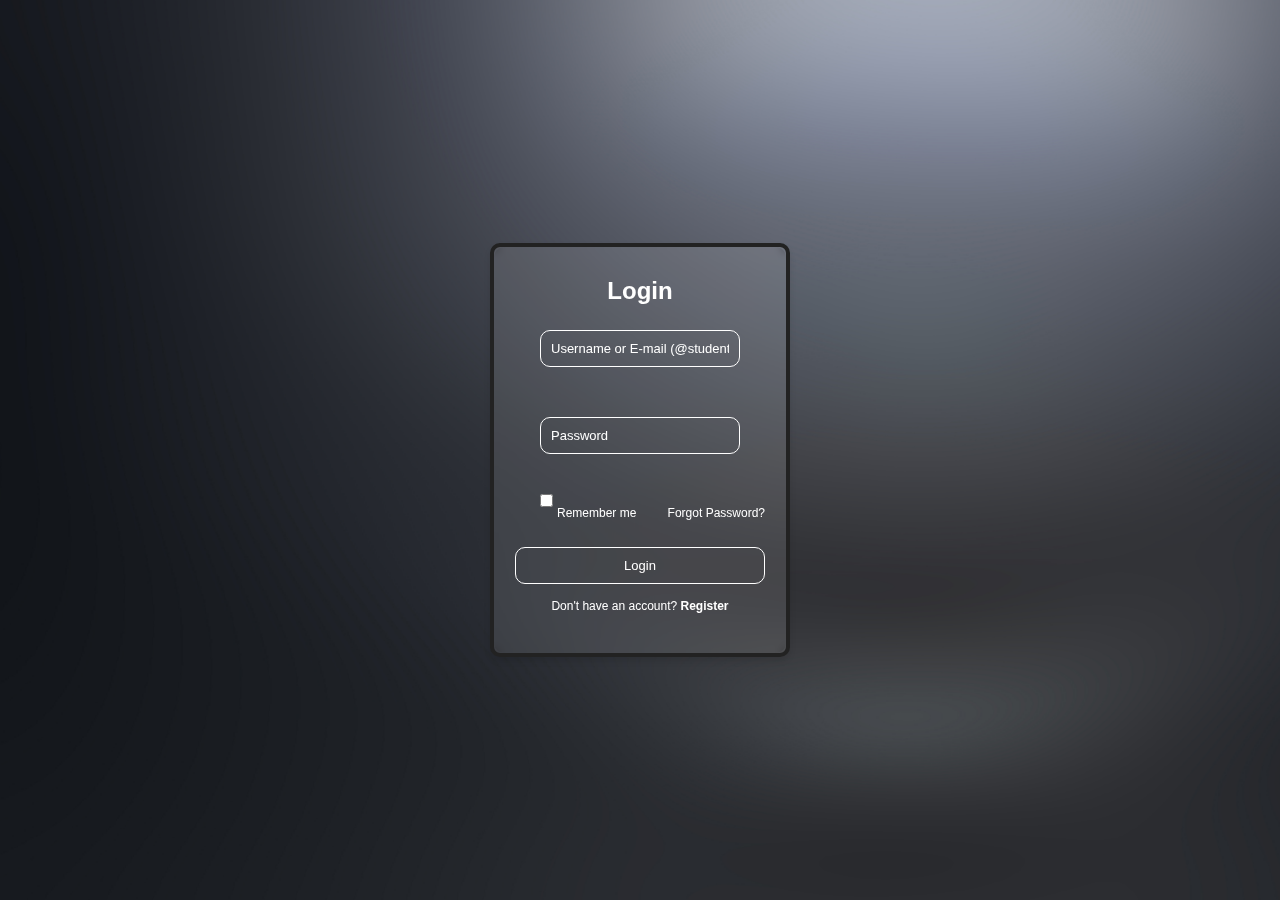
<file: index.html>
<!DOCTYPE html>
<html lang="en">
<head>
<meta charset="UTF-8">
    <meta name="viewport" content="width=device-width, initial-scale=1.0">
    <title>Login/Register</title>
    <link rel="stylesheet" href="style.css">
</head>
<body>
    <div class="glass-container">
        <div class="login-box">
           <h2 id="form-title">Login</h2>
           <!-- Login Form-->
           <form id="login-form" action="#" method="POST">
                <input type="text" id="user" name="user" required placeholder="Username or E-mail (@student.hu.nl)">
                <input type="password" id="password" name="password" required placeholder="Password">
                <div class="options">
                   <input type="checkbox" id="remember" name="remember">
                   <label for="remember">Remember me</label>
                   <a href="#" id="show-forgot">Forgot Password?</a>
                </div>
                <button type="submit">Login</button>
                <p>Don't have an account? <a href="#" id="show-register">Register</a></p>
           </form>
           <!-- Register Form (hidden by default) -->
           <form id="register-form" action="#" method="POST" style="display: none;">
                <input type="text" id="new-user" name="new-user" required placeholder="Username or E-mail (@student.hu.nl)">
                <input type="password" id="new-password" name="new-password" required placeholder="Password">
                <button type="submit">Register</button>
                <p>Already have an account? <a href="#" id="show-login">Login</a></p>

              </form>

           <form id="forgot-form" action="#" method="POST" style="display: none;">
                <input type="text" id="forgot-email" name="forgot-email" required placeholder="E-mail (@student.hu.nl)">
                <button type="submit">Reset Password</button>
                <p>Go back to <a href="#" id="back-to-login">Login</a></p>
       
           </form>
        </div>
    </div>
    <script src="script.js"></script>
</body>
</html>
</file>
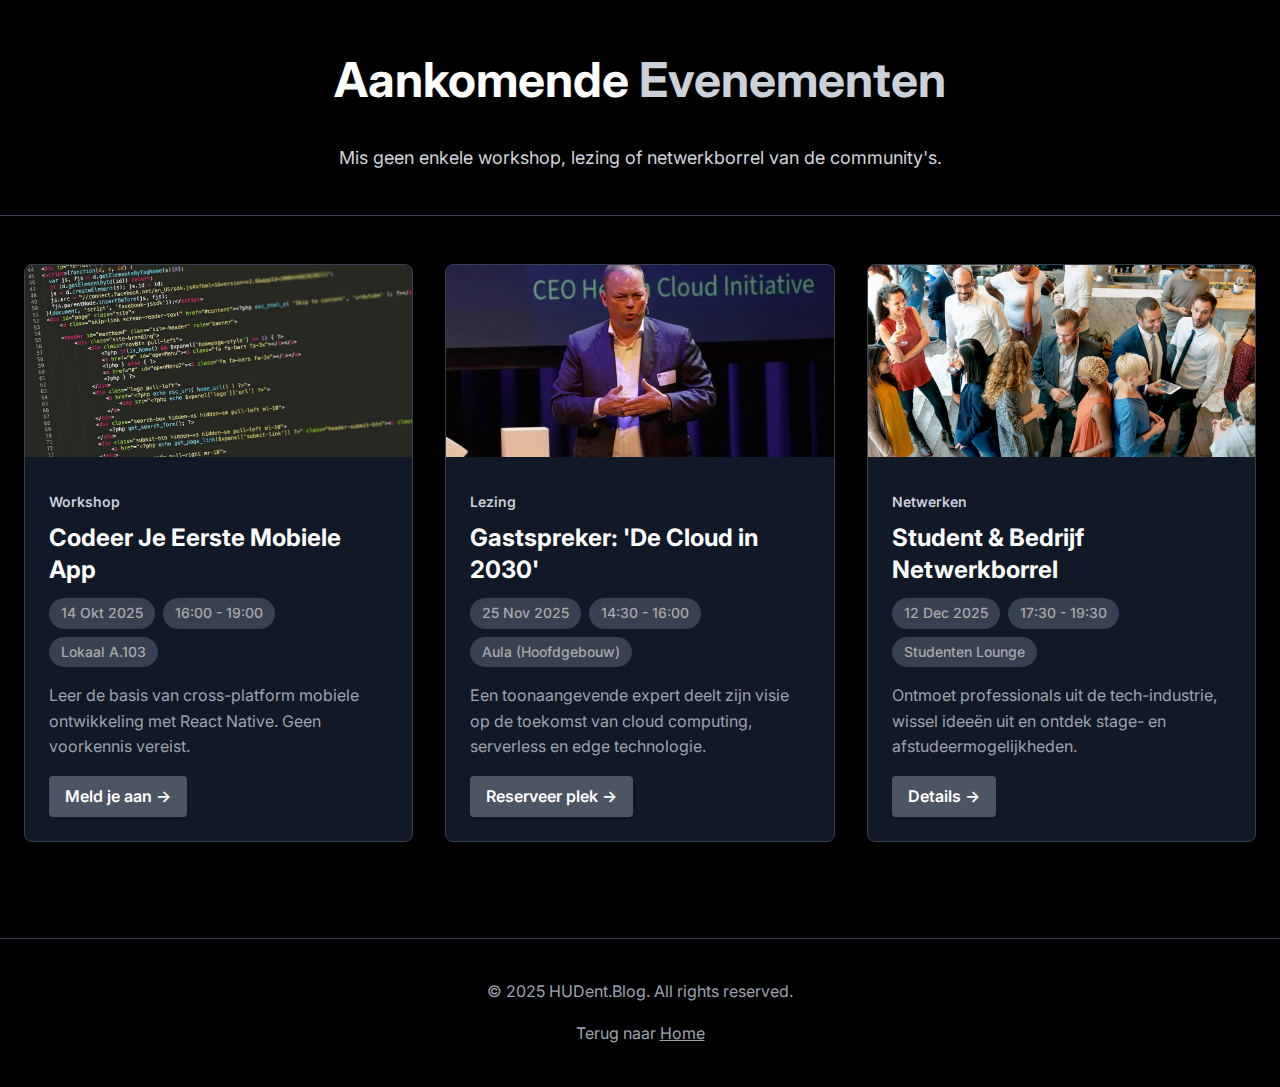
<file: events.html>
<!DOCTYPE html>
<html lang="nl">
<head>
    <meta charset="UTF-8">
    <meta name="viewport" content="width=device-width, initial-scale=1.0">
    <title>Evenementen - HUDent.Blog</title>
    <link rel="preconnect" href="https://fonts.googleapis.com">
    <link rel="preconnect" href="https://fonts.gstatic.com" crossorigin>
    <link href="https://fonts.googleapis.com/css2?family=Inter:wght@400;500;700&display=swap" rel="stylesheet">
    <link rel="stylesheet" href="events.css">
</head>
<body class="antialiased">

    <header class="header">
        <div class="container header-container">
            <h1 class="header-title">Aankomende <span class="accent-gray">Evenementen</span></h1>
            <p class="header-subtitle">Mis geen enkele workshop, lezing of netwerkborrel van de community's.</p>
            <svg class="sun-icon" xmlns="http://www.w3.org/2000/svg" width="24" height="24" viewBox="0 0 24 24" fill="none" stroke="currentColor" stroke-width="2" stroke-linecap="round" stroke-linejoin="round">
            <circle cx="12" cy="12" r="5"></circle>
            <line x1="12" y1="1" x2="12" y2="3"></line>
            <line x1="12" y1="21" x2="12" y2="23"></line>
            <line x1="4.22" y1="4.22" x2="5.64" y2="5.64"></line>
            <line x1="18.36" y1="18.36" x2="19.78" y2="19.78"></line>
            <line x1="1" y1="12" x2="3" y2="12"></line>
            <line x1="21" y1="12" x2="23" y2="12"></line>
            <line x1="4.22" y1="19.78" x2="5.64" y2="18.36"></line>
            <line x1="18.36" y1="5.64" x2="19.78" y2="4.22"></line>
          </svg>
        </div>
    </header>

    <main class="container main-content">
        <section class="article-grid">

            <article class="article-card fade-in-element">
                <img src="code-2434271_1280.jpg" alt="Plaatsvervanger voor een workshop afbeelding" class="card-image">
                <div class="card-content">
                    <span class="card-category accent-gray">Workshop</span>
                    <h2 class="card-title">Codeer Je Eerste Mobiele App</h2>
                    
                    <div class="event-details">
                        <span class="event-info-pill">
                            <i class="icon-calendar"></i> 14 Okt 2025
                        </span>
                        <span class="event-info-pill">
                            <i class="icon-clock"></i> 16:00 - 19:00
                        </span>
                        <span class="event-info-pill">
                            <i class="icon-location"></i> Lokaal A.103
                        </span>
                    </div>

                    <p class="card-text">
                        Leer de basis van cross-platform mobiele ontwikkeling met React Native. Geen voorkennis vereist.
                    </p>
                    <a href="#" class="card-link">
                        Meld je aan &rarr;
                    </a>
                </div>
            </article>

            <article class="article-card fade-in-element">
                <img src="sprekers-ggz-event-prette.jpg.webp" alt="Plaatsvervanger voor een lezing afbeelding" class="card-image">
                <div class="card-content">
                    <span class="card-category accent-gray">Lezing</span>
                    <h2 class="card-title">Gastspreker: 'De Cloud in 2030'</h2>
                    
                    <div class="event-details">
                        <span class="event-info-pill">
                            <i class="icon-calendar"></i> 25 Nov 2025
                        </span>
                        <span class="event-info-pill">
                            <i class="icon-clock"></i> 14:30 - 16:00
                        </span>
                        <span class="event-info-pill">
                            <i class="icon-location"></i> Aula (Hoofdgebouw)
                        </span>
                    </div>
                    
                    <p class="card-text">
                        Een toonaangevende expert deelt zijn visie op de toekomst van cloud computing, serverless en edge technologie.
                    </p>
                    <a href="#" class="card-link">
                        Reserveer plek &rarr;
                    </a>
                </div>
            </article>

            <article class="article-card fade-in-element">
                <img src="Hoe-haal-ik-het-maximale-uit-een-netwerkborrel.jpg" alt=" voor een netwerkborrel afbeelding" class="card-image">
                <div class="card-content">
                    <span class="card-category accent-gray">Netwerken</span>
                    <h2 class="card-title">Student & Bedrijf Netwerkborrel</h2>
                    
                    <div class="event-details">
                        <span class="event-info-pill">
                            <i class="icon-calendar"></i> 12 Dec 2025
                        </span>
                        <span class="event-info-pill">
                            <i class="icon-clock"></i> 17:30 - 19:30
                        </span>
                        <span class="event-info-pill">
                            <i class="icon-location"></i> Studenten Lounge
                        </span>
                    </div>
                    
                    <p class="card-text">
                        Ontmoet professionals uit de tech-industrie, wissel ideeën uit en ontdek stage- en afstudeermogelijkheden.
                    </p>
                    <a href="#" class="card-link">
                        Details &rarr;
                    </a>
                </div>
            </article>

        </section>
    </main>

    <footer class="footer">
        <div class="container footer-container">
            <p>&copy; 2025 HUDent.Blog. All rights reserved.</p>
            <p class="footer-link-container">Terug naar <a href="./" class="footer-link">Home</a></p>
        </div>
    </footer>

<script src="events.js" defer></script>
</body>
</html>
</file>
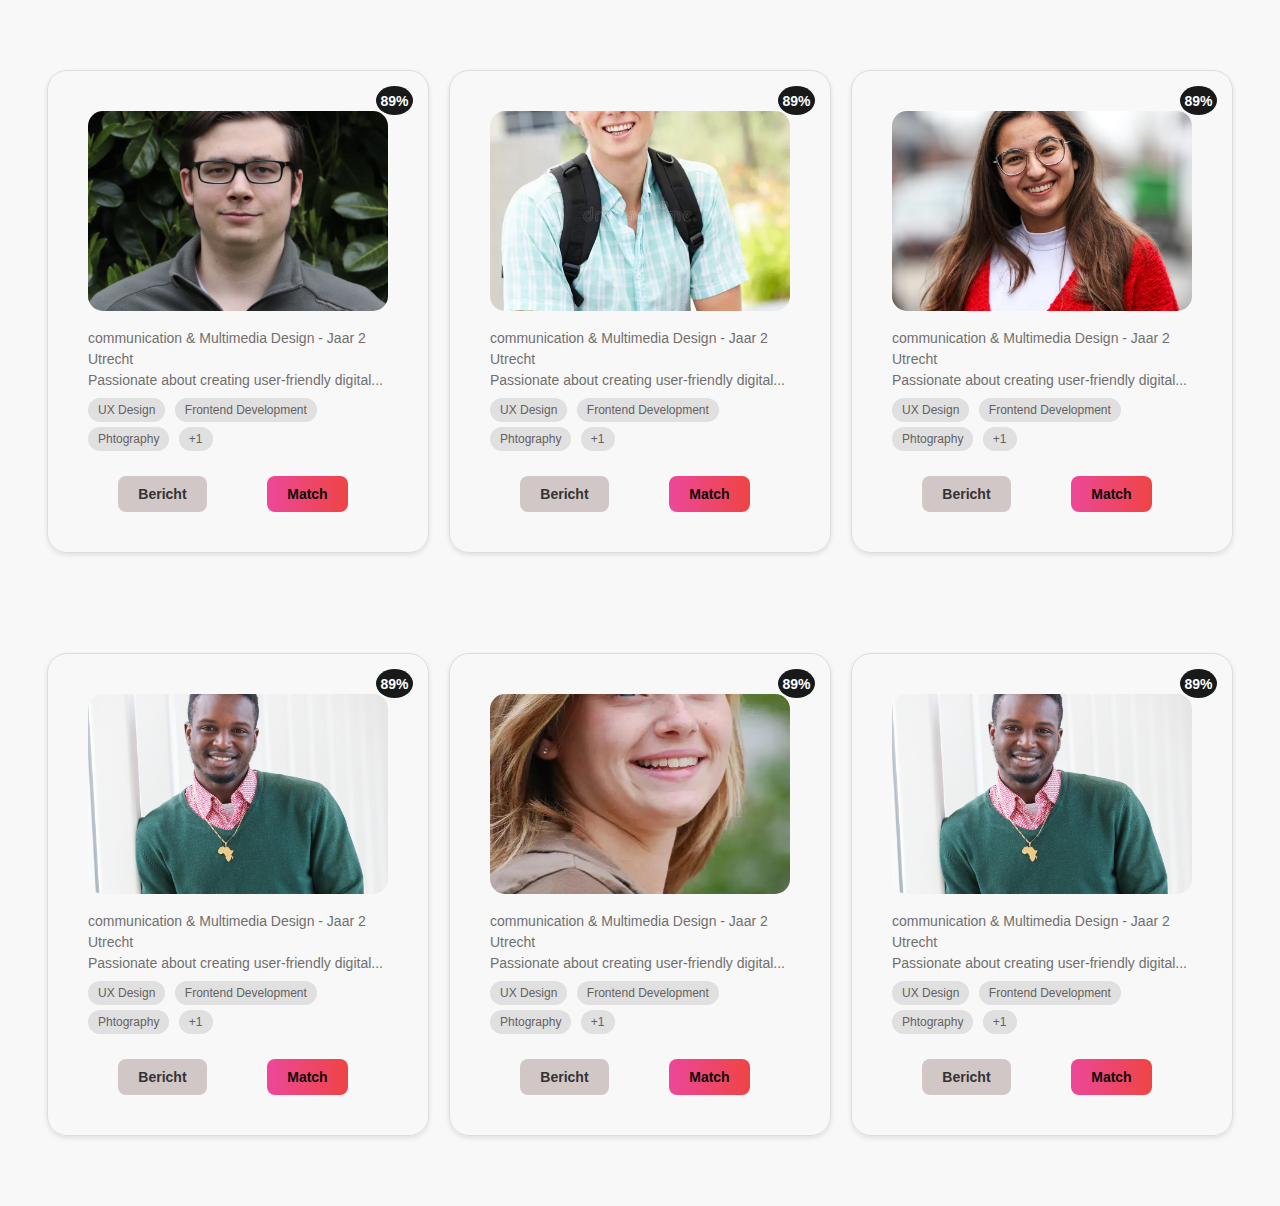
<file: studenten.html>
<!DOCTYPE html>
<html>

<head>
    <meta charset="utf-8">
    <meta name="viewport" content="width= device-width, initial-scale =1.0">
    <title> Responisve Card slider</title>

    <style>
        body {
            background-color: #f8f8f8;
            margin: 0;
            padding: 0;
            display: flex;
            justify-content: center;
            font-family: Arial, Helvetica, sans-serif;
        }


        .card-container {
            display: grid;
            grid-template-columns: repeat(3, 1fr);
            gap: 20px;
            justify-content: center;
            padding-inline: 20px;
            margin: 30px auto;

        }

        .card {
            width: 300px;

            border: 1px solid #ddd;
            border-radius: 20px;
            padding: 40px;
            box-shadow: 0 2px 5px rgba(0, 0, 0, 0.1);
            font-family: Arial, Helvetica, sans-serif;
            margin: 40px auto;
            position: relative;

        }

        .card:hover {
            box-shadow: 0 4px 10px rgba(0, 0, 0, 0.2);
            transform: translateY(-3px);
            transition: all 0.7s ease;
        }

        .card-precent {
            position: absolute;
            top: 15px;
            right: 15px;
            background-color: rgb(24, 25, 25);
            color: white;
            padding: 8px 12px;
            border-radius: 50%;
            font-weight: bold;
            font-size: 14px;
            width: 13px;
            height: 13px;
            display: flex;
            align-items: center;
            justify-content: center;

        }

        .card .profile-image {
            text-align: center;
            margin-bottom: 15px;
            border-radius: 15px;
            object-fit: cover;

        }

        .card h2 {
            margin: 10px 0 5px 0;
            font-size: 20px;
        }

        .card p {
            margin: 5px 0;
            color: rgb(112, 111, 111);
            font-size: 14px;
        }

        .tags {
            margin-top: 10px;
        }

        .tag {
            display: inline-block;
            background-color: rgb(225, 224, 224);
            color: rgb(99, 97, 97);
            padding: 5px 10px;
            border-radius: 15px;
            font-size: 12px;
            margin-right: 5px;
            margin-bottom: 5px;
        }

        .actions {
            margin-top: 20px;
            display: flex;
            justify-content: space-around;
        }

        .btn-match {

            color: rgb(17, 16, 16);
            border: none;
            padding: 10px 20px;
            border-radius: 5px;
            margin-right: 10px;
            font-size: 14px;
            font-weight: bold;
        }

        .btn {
            background-color: #d2c7c7;
            color: #333;
            border: none;
            padding: 10px 20px;
            font-size: 14px;
            font-weight: bold;
            border-radius: 8px;
        }

        .btn-match {
            background: linear-gradient(to right, #ec4899, #ef4444);
            color: rgb(10, 10, 10);
        }

        .btn:hover {
            background-color: #ddd;
            cursor: pointer;
        }

        .btn-match:hover {
            background: linear-gradient(to right, #ef4444, #ec4899);
            cursor: pointer;
        }

        .i {
            margin-right: 8px;
        }

        @media only screen and (max-width: 900px) {
            .card-container {
                grid-template-columns: repeat(2, 1fr);
            }
        }

        @media only screen and (max-width: 600px) {
            .card-container {
                grid-template-columns: 1fr;
            }
        }
    </style>





</head>

<body>

    <div class="card-container">
        <div class="card">
            <div class=" card-precent">89%</div>
            <div class="profile-image">
                <img src="./images/student 4.jpg" alt="Sophie"
                    style=" border-radius: 15px; object-fit: cover; width: 100%; height: 200px;">
            </div>
            <p> communication & Multimedia Design - Jaar 2 </p>
            <p> Utrecht</p>
            <p> Passionate about creating user-friendly digital...</p>

            <div class=" tags">
                <span class="tag"> UX Design</span>
                <span class="tag"> Frontend Development</span>
                <span class="tag"> Phtography </span>
                <span class="tag"> +1 </span>
            </div>
            <div class="actions">
                <button class=" btn"> <i class="fa-thin fa-location-dot"></i>Bericht </button>
                <button class=" btn btn-match"> Match </button>
            </div>
        </div>
        <div class="card">
            <div class=" card-precent"> 89%</div>
            <div class="profile-image">
                <img src="./images/student 2.webp" alt="Sophie"
                    style=" border-radius: 15px; object-fit: cover; width: 100%; height: 200px;">
            </div>

            <p> communication & Multimedia
                Design - Jaar 2 </p>
            <p> Utrecht</p>
            <p> Passionate about creating user-friendly digital...</p>
            <div class="tags">
                <span class="tag"> UX Design</span>
                <span class="tag"> Frontend Development</span>
                <span class="tag"> Phtography </span>
                <span class="tag"> +1 </span>
            </div>
            <div class="actions">
                <button class=" btn"> <i class="fa-thin fa-location-dot"></i>Bericht </button>
                <button class=" btn btn-match"> Match </button>
            </div>
        </div>
        <div class="card">
            <div class=" card-precent"> 89%</div>
            <div class="profile-image">
                <img src="./images/student 3.jpg" alt="Sophie"
                    style=" border-radius: 15px; object-fit: cover; width: 100%; height: 200px;">
            </div>
            <p> communication & Multimedia
                Design - Jaar 2 </p>
            <p> Utrecht</p>
            <p> Passionate about creating user-friendly digital...</p>
            <div class=" tags">
                <span class="tag"> UX Design</span>
                <span class="tag"> Frontend Development</span>
                <span class="tag"> Phtography </span>
                <span class="tag"> +1 </span>
            </div>
            <div class="actions">
                <button class=" btn"> <i class="fa-thin fa-location-dot"></i>Bericht </button>
                <button class=" btn btn-match"> Match </button>
            </div>
        </div>
        <div class="card">
            <div class=" card-precent"> 89%</div>
            <div class="profile-image">

                <img src="./images/student5.jpg" alt="Sophie"
                    style=" border-radius: 15px; object-fit: cover; width: 100%; height: 200px;">
            </div>
            <p> communication & Multimedia
                Design - Jaar 2 </p>
            <p> Utrecht</p>
            <p> Passionate about creating user-friendly digital...</p>
            <div class=" tags">
                <span class="tag"> UX Design</span>
                <span class="tag"> Frontend Development</span>
                <span class="tag"> Phtography </span>
                <span class="tag"> +1 </span>
            </div>
            <div class="actions">
                <button class=" btn"> <i class="fa-thin fa-location-dot"></i>Bericht </button>
                <button class=" btn btn-match"> Match </button>
            </div>
        </div>

        <div class="card">
            <div class=" card-precent"> 89%</div>
            <div class="profile-image">
                <img src="./images/html.png" alt="Sophie"
                    style=" border-radius: 15px; object-fit: cover; width: 100%; height: 200px;">
            </div>
            <p> communication & Multimedia
                Design - Jaar 2 </p>
            <p> Utrecht</p>
            <p> Passionate about creating user-friendly digital...</p>
            <div class=" tags">
                <span class="tag"> UX Design</span>
                <span class="tag"> Frontend Development</span>
                <span class="tag"> Phtography </span>
                <span class="tag"> +1 </span>
            </div>
            <div class="actions">
                <button class=" btn"> <i class="fa-thin fa-location-dot"></i>Bericht </button>
                <button class=" btn btn-match"> Match </button>
            </div>
        </div>
        <div class="card">
            <div class=" card-precent"> 89%</div>
            <div class="profile-image">
                <img src="./images/student5.jpg" alt="Sophie"
                    style=" border-radius: 15px; object-fit: cover; width: 100%; height: 200px;">
            </div>
            <p> communication & Multimedia
                Design - Jaar 2 </p>
            <p> Utrecht</p>
            <p> Passionate about creating user-friendly digital...</p>
            <div class=" tags">
                <span class="tag"> UX Design</span>
                <span class="tag"> Frontend Development</span>
                <span class="tag"> Phtography </span>
                <span class="tag"> +1 </span>
            </div>
            <div class="actions">
                <button class=" btn"> Bericht </button>
                <button class=" btn btn-match"> Match </button>
            </div>
        </div>
    </div>
</body>

</html>
</file>
<file: style.css>
* {
    margin: 0;
    box-sizing: border-box;
    font-family:'Gill Sans', 'Gill Sans MT', Calibri, 'Trebuchet MS', sans-serif, sans-serif;  
}

body {
     margin: 0;
     display: flex;
        justify-content: center;
        align-items: center;    
        height: 100vh;
        background-image: url('background.jpg');
        background-size: cover;   
}
.glass-container {
    width: 300px;
    min-height: 350px;
    height: auto;
    position: relative;
    z-index: 1;
    background: rgba(255, 255, 255, 0.1);
    box-shadow: 0 4px 6px rgba(0, 0, 0, 0.1);
    border-radius: 10px;
    border: 4px solid #222;  
    color: #fff;
}

.glass-container::before {
    content: '';
    position: absolute;
    width: 100%;
    height: 100%;
    border-radius: 10px;
    backdrop-filter: blur(5px);
    -webkit-backdrop-filter: blur(5px);
    z-index: -1;
}

.login-box  {
    max-width: 250px;
    margin: 0 auto;
    text-align: center;
}

h2 {
    color: #fff;
    margin-top: 30px;
    margin-bottom: -20px;
}   

form {
    display: flex;
    flex-direction: column;
    margin-top: 20px;
}

input {
    padding: 10px;
    margin: 25px;
    border: none;
    border-radius: 10px;
    background: transparent;
    border: 1px solid #fff;
    color: #fff;
    font-size: 13px;   
}

input::placeholder {
    color: #fff;
}

input:focus {
    outline: none;
}

.options {
    display: flex;
    align-items: center;
    margin-top: 15px;
    font-size: 12px;
    color: #fff;   
}

.options input[type="checkbox"] {
   margin-right: 4px;
   margin-top: 0;
   vertical-align: middle;
}

.options a {
    text-decoration: none;
    color: #fff;
    margin-left: auto;
}

button {
    background: transparent;
    color: #fff;
    padding: 10px;
    border: 1px solid #fff;
    border-radius: 10px;
    cursor: pointer;
    margin-top: 15px;
    font-size: 13px;
    transition: background 0.2s, color 0.2s; border: 0.2s;
}

button:hover {
    background: rgba(255, 255, 255, 0.2);
    color: #fff;
    outline: 1px solid #fff;  
}

p {
    font-size: 12px;
    color: #fff;
    margin-top: 15px;
    margin-bottom: 40px; 
}

#show-register,
#show-login {
    color: #fff;
    font-weight: bold;
    text-decoration: none;
}

#show-register:hover,
#show-login:hover {
    text-decoration: underline;
    color: #fff;
}


#register {
    text-decoration: none;
    color: #fff;
    font-weight: bold;
}
</file>
<file: events.css>
/* ALL ORIGINAL STYLES FROM NIEUWS.CSS ARE HERE */

body {
    font-family: 'Inter', sans-serif;
    background-color: #000000;
    color: #ffffff;
    line-height: 1.6;
    margin: 0;
    padding: 0;
}

.container {
    max-width: 1280px; 
    margin-left: auto;
    margin-right: auto;
    padding-left: 1.5rem; 
    padding-right: 1.5rem; 
}

.accent-gray {
    color: #cbd0d9; 
}

.bg-card {
    background-color: #111827; 
}

.card-border {
    border: 1px solid #374151; 
}

.header {
    padding-top: 1.5rem; 
    padding-bottom: 1.5rem; 
    border-bottom: 1px solid #374151;
}

.header-container {
    text-align: center;
    display: flex; /* Added for theme toggle position */
    flex-direction: column; 
    align-items: center;
    position: relative;
}

.header-title {
    font-size: 2.25rem; 
    line-height: 2.5rem;
    font-weight: 700; 
}

@media (min-width: 768px) {
    .header-title {
        font-size: 3rem;
        line-height: 1;
    }
}

.header-subtitle {
    margin-top: 0.5rem; 
    font-size: 1.125rem; 
    color: #d1d5db; 
}

.theme-toggle-btn {
    background: none;
    border: none;
    cursor: pointer;
    font-size: 1.5rem; 
    color: #cbd0d9; 
    padding: 0.5rem;
    position: absolute; 
    top: 1.5rem; 
    right: 1.5rem; 
    display: flex;
    align-items: center;
    justify-content: center;
    transition: color 0.3s ease;
}

.theme-toggle-btn {
    background: none;
    border: none;
    cursor: pointer;
    font-size: 1.5rem; 
    color: #cbd0d9; 
    padding: 0.5rem;
    position: absolute; 
    top: 1.5rem; 
    right: 1.5rem; 
    display: flex;
    align-items: center;
    justify-content: center;
    transition: color 0.3s ease;
}

.theme-toggle-btn:hover {
    color: #ffffff;
}

.sun-icon { display: none; }
.moon-icon { display: block; }

.main-content {
    padding-top: 3rem; 
    padding-bottom: 3rem; 
}

.article-grid {
    display: grid;
    grid-template-columns: 1fr; 
    gap: 2rem; 
}

@media (min-width: 768px) {
    .article-grid {
        grid-template-columns: repeat(2, minmax(0, 1fr)); 
    }
}

@media (min-width: 1024px) {
    .article-grid {
        grid-template-columns: repeat(3, minmax(0, 1fr)); 
    }
}

.article-card {
    background-color: #111827;
    border-radius: 0.5rem; 
    border: 1px solid #374151;
    overflow: hidden;
    box-shadow: 0 4px 6px -1px rgba(0, 0, 0, 0.1), 0 2px 4px -2px rgba(0, 0, 0, 0.1); 
    transition: transform 0.3s ease-out, box-shadow 0.3s ease-out; 
}

.article-card:hover {
    transform: translateY(-5px);
    box-shadow: 0 10px 15px -3px rgba(0, 0, 0, 0.1), 0 4px 6px -4px rgba(0, 0, 0, 0.1);
}

.card-image {
    width: 100%;
    height: 12rem; 
    object-fit: cover;
}

.card-content {
    padding: 1.5rem; 
}

.card-category {
    font-size: 0.875rem; 
    font-weight: 600; 
}

.card-title {
    font-size: 1.5rem; 
    line-height: 2rem;
    font-weight: 700; 
    margin-top: 0.5rem; 
    margin-bottom: 0.75rem; 
}

/* --- NEW EVENT STYLES --- */

.event-details {
    display: flex;
    flex-wrap: wrap; /* Allows wrapping on smaller screens */
    gap: 0.5rem; /* Space between the info pills */
    margin-bottom: 1rem;
}

.event-info-pill {
    display: inline-flex;
    align-items: center;
    padding: 0.25rem 0.75rem;
    border-radius: 9999px; /* Fully rounded corners */
    font-size: 0.875rem; /* Small text */
    font-weight: 500;
    color: #a8a8a8; /* Lighter text for details */
    background-color: #374151; /* Dark background for pills */
}

/* The rest of the original styles */

.card-text {
    color: #9ca3af; 
    margin-bottom: 1rem; 
}

.card-link {
    display: inline-block;
    color: #ffffff; 
    background-color: #4b5563;
    font-weight: 600; 
    padding: 0.5rem 1rem; 
    border-radius: 0.25rem; 
    text-decoration: none;
    transition: background-color 0.3s ease-in-out;
}

.card-link:hover {
    background-color: #374151; 
}

.fade-in-element {
    opacity: 0;
    transform: translateY(20px);
    transition: opacity 0.6s ease-out, transform 0.6s ease-out;
}

.fade-in-element.is-visible {
    opacity: 1;
    transform: translateY(0);
}

.footer {
    padding-top: 1.5rem; 
    padding-bottom: 1.5rem; 
    margin-top: 3rem; 
    border-top: 1px solid #374151;
}

.footer-container {
    text-align: center;
    color: #9ca3af; 
}

.footer-link-container {
    margin-top: 0.5rem; 
}

.footer-link {
    color: inherit;
    text-decoration: underline;
}

.footer-link:hover {
    color: #d1d5db; 
}

/* ======================================= */
/* DARK-THEME (LIGHT MODE) STYLES */
/* ======================================= */

body.dark-theme {
    background-color: #f8f8f8;
    color: #1f2937;
}

body.dark-theme .accent-gray {
    color: #4b5563; 
}
body.dark-theme .bg-card {
    background-color: #ffffff; 
}

body.dark-theme .sun-icon {
    display: block;
}
body.dark-theme .moon-icon {
    display: none;
}
body.dark-theme .theme-toggle-btn {
    color: #1f2937;
}
body.dark-theme .theme-toggle-btn:hover {
    color: #000000;
}

body.dark-theme .header {
    border-bottom: 1px solid #e5e7eb;
}
body.dark-theme .footer {
    border-top: 1px solid #e5e7eb;
}
body.dark-theme .footer-link-container {
    color: #4b5563;
}

body.dark-theme .article-card {
    background-color: #ffffff;
    border: 1px solid #e5e7eb;
    box-shadow: 0 1px 3px 0 rgba(0, 0, 0, 0.1), 0 1px 2px 0 rgba(0, 0, 0, 0.06);
}

/* Light mode for new event pills */
body.dark-theme .event-info-pill {
    background-color: #e5e7eb;
    color: #1f2937;
}

body.dark-theme .card-text {
    color: #4b5563;
}
body.dark-theme .card-link {
    background-color: #4b5563;
    color: #ffffff;
}
</file>
